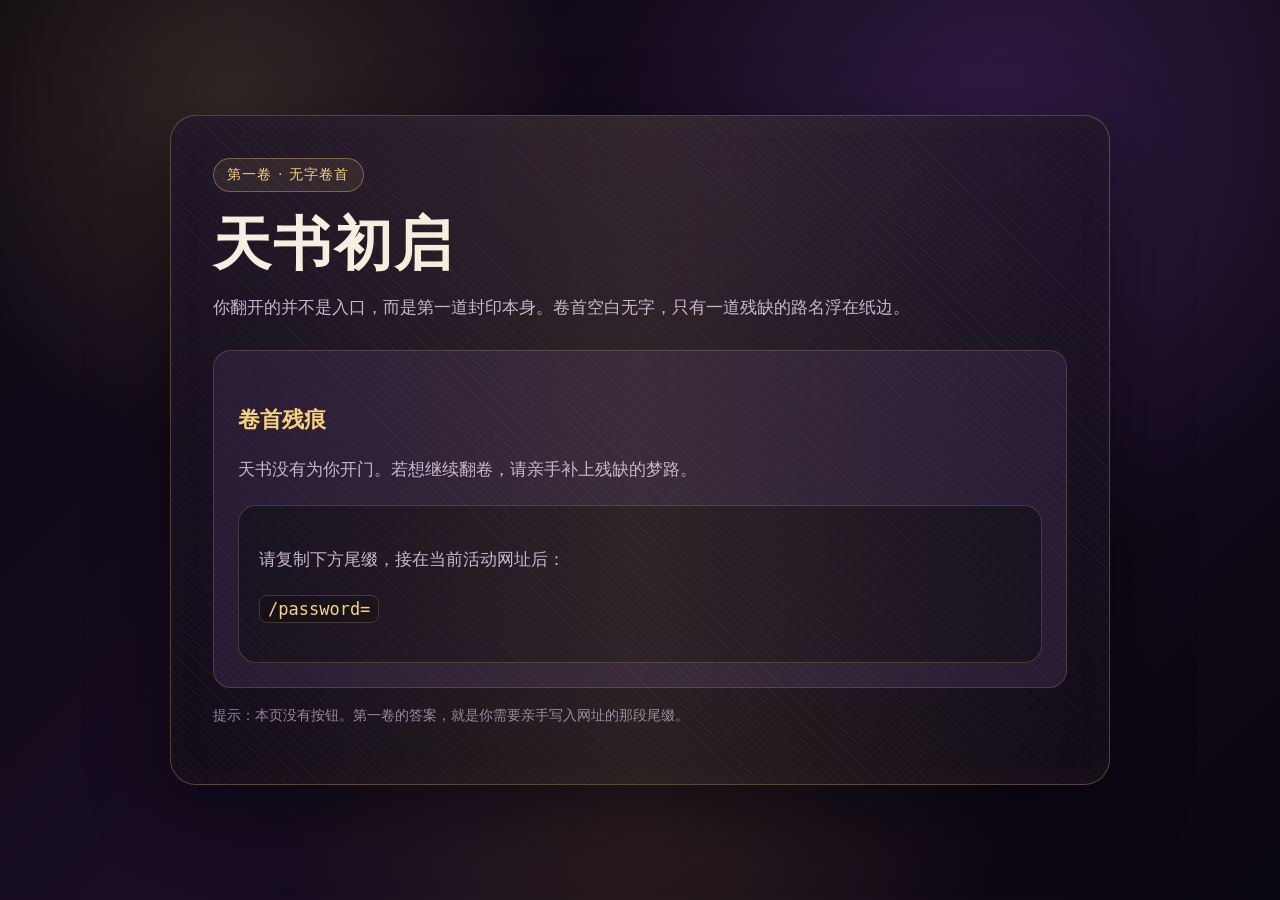
<file: docs/index.html>
<!doctype html>
<html lang="zh-CN">
<head>
  <meta charset="utf-8" />
  <meta name="viewport" content="width=device-width, initial-scale=1" />
  <title>第一卷：无字卷首</title>
  <link rel="stylesheet" href="assets/css/style.css" />
</head>
<body>
  <main class="page">
    <span class="badge">第一卷 · 无字卷首</span>
    <h1>天书初启</h1>
    <p>你翻开的并不是入口，而是第一道封印本身。卷首空白无字，只有一道残缺的路名浮在纸边。</p>

    <div class="scroll-box">
      <h2>卷首残痕</h2>
      <p>天书没有为你开门。若想继续翻卷，请亲手补上残缺的梦路。</p>

      <div class="clue-card">
        <p>请复制下方尾缀，接在当前活动网址后：</p>
        <p><span class="url-hint">/password=</span></p>
      </div>

    </div>

    <p class="small">提示：本页没有按钮。第一卷的答案，就是你需要亲手写入网址的那段尾缀。</p>
  </main>
</body>
</html>
</file>
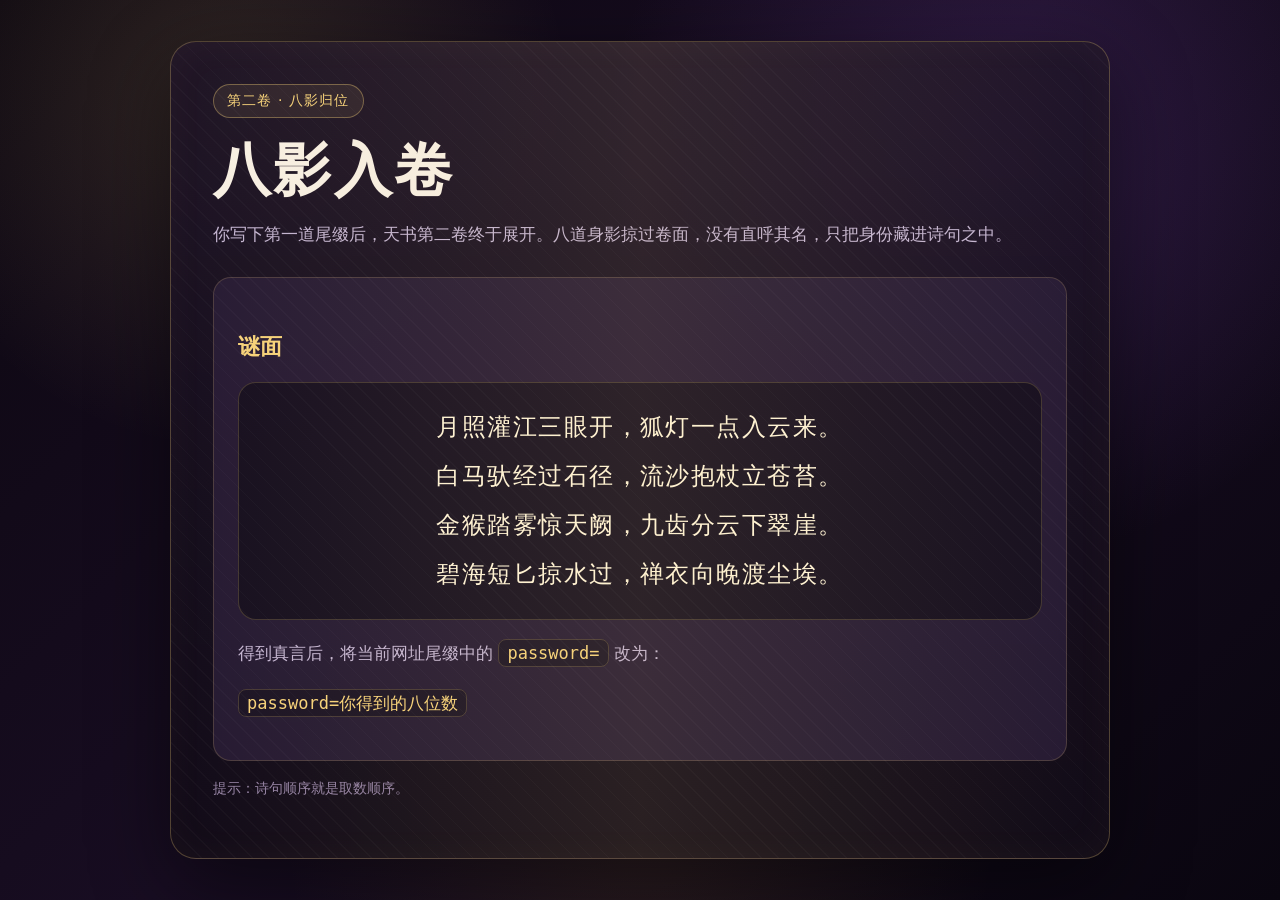
<file: docs/password=/index.html>
<!doctype html>
<html lang="zh-CN">
<head>
  <meta charset="utf-8" />
  <meta name="viewport" content="width=device-width, initial-scale=1" />
  <title>第二卷：八影归位</title>
  <link rel="stylesheet" href="../assets/css/style.css" />
</head>
<body>
  <main class="page">
    <span class="badge">第二卷 · 八影归位</span>
    <h1>八影入卷</h1>
    <p>你写下第一道尾缀后，天书第二卷终于展开。八道身影掠过卷面，没有直呼其名，只把身份藏进诗句之中。</p>

    <div class="scroll-box">
      <h2>谜面</h2>
      <div class="clue-card poem">
        月照灌江三眼开，狐灯一点入云来。<br>
        白马驮经过石径，流沙抱杖立苍苔。<br>
        金猴踏雾惊天阙，九齿分云下翠崖。<br>
        碧海短匕掠水过，禅衣向晚渡尘埃。
      </div>

      <p>得到真言后，将当前网址尾缀中的 <span class="url-hint">password=</span> 改为：</p>
      <p><span class="url-hint">password=你得到的八位数</span></p>
    </div>

    <p class="small">提示：诗句顺序就是取数顺序。</p>
  </main>
</body>
</html>
</file>
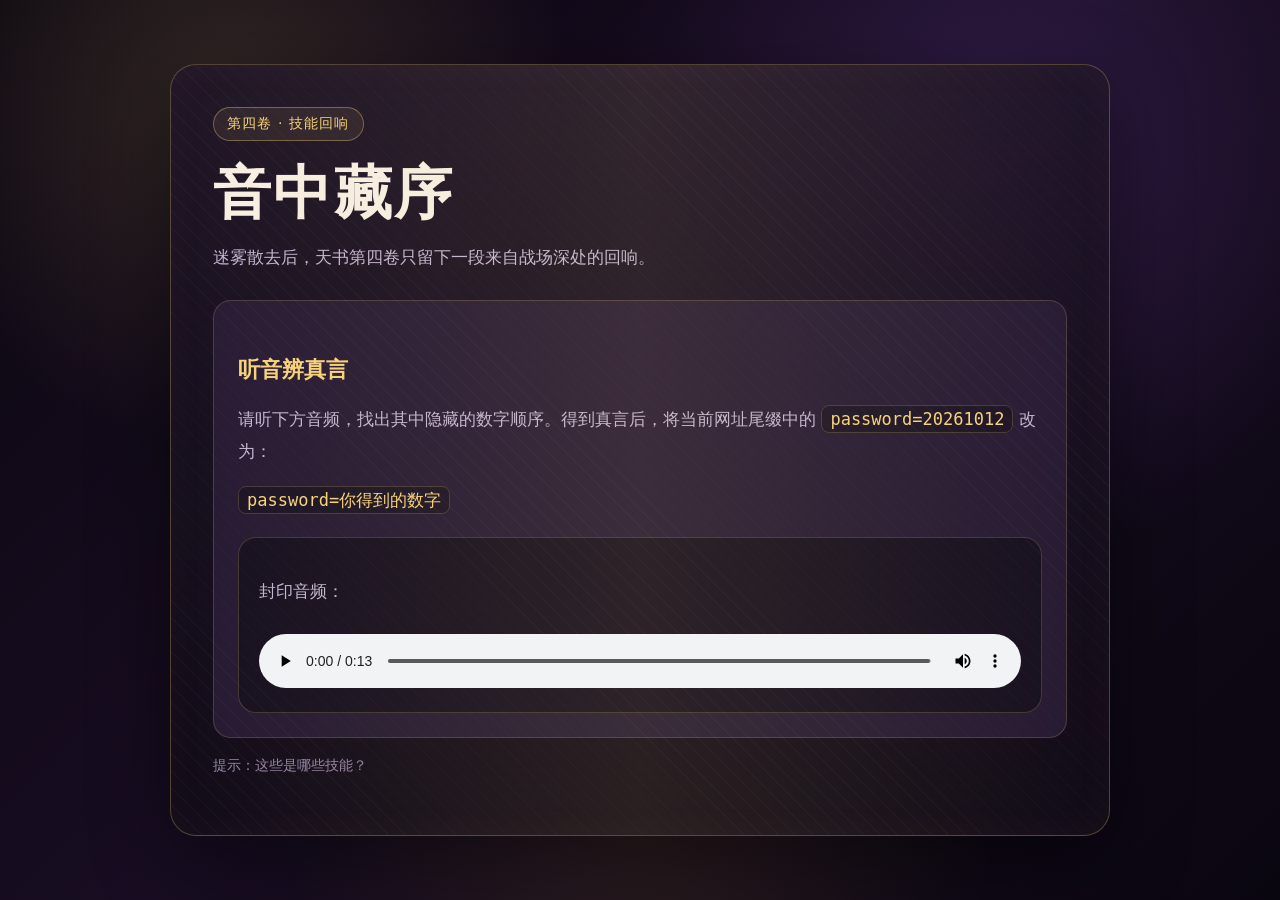
<file: docs/password=20261012/index.html>
<!doctype html>
<html lang="zh-CN">
<head>
  <meta charset="utf-8" />
  <meta name="viewport" content="width=device-width, initial-scale=1" />
  <title>第四卷：技能回响</title>
  <link rel="stylesheet" href="../assets/css/style.css" />
</head>
<body>
  <main class="page">
    <span class="badge">第四卷 · 技能回响</span>
    <h1>音中藏序</h1>
    <p>迷雾散去后，天书第四卷只留下一段来自战场深处的回响。</p>

    <div class="scroll-box">
      <h2>听音辨真言</h2>
      <p>请听下方音频，找出其中隐藏的数字顺序。得到真言后，将当前网址尾缀中的 <span class="url-hint">password=20261012</span> 改为：</p>
      <p><span class="url-hint">password=你得到的数字</span></p>

      <div class="clue-card">
        <p>封印音频：</p>
        <audio controls preload="metadata">
          <source src="../assets/audio/puzzle1.mp3" type="audio/mpeg" />
          你的浏览器不支持音频播放。请确认音频文件已放入 assets/audio/puzzle1.mp3。
        </audio>
       </div>
    </div>

    <p class="small">提示：这些是哪些技能？</p>
  </main>
</body>
</html>
</file>
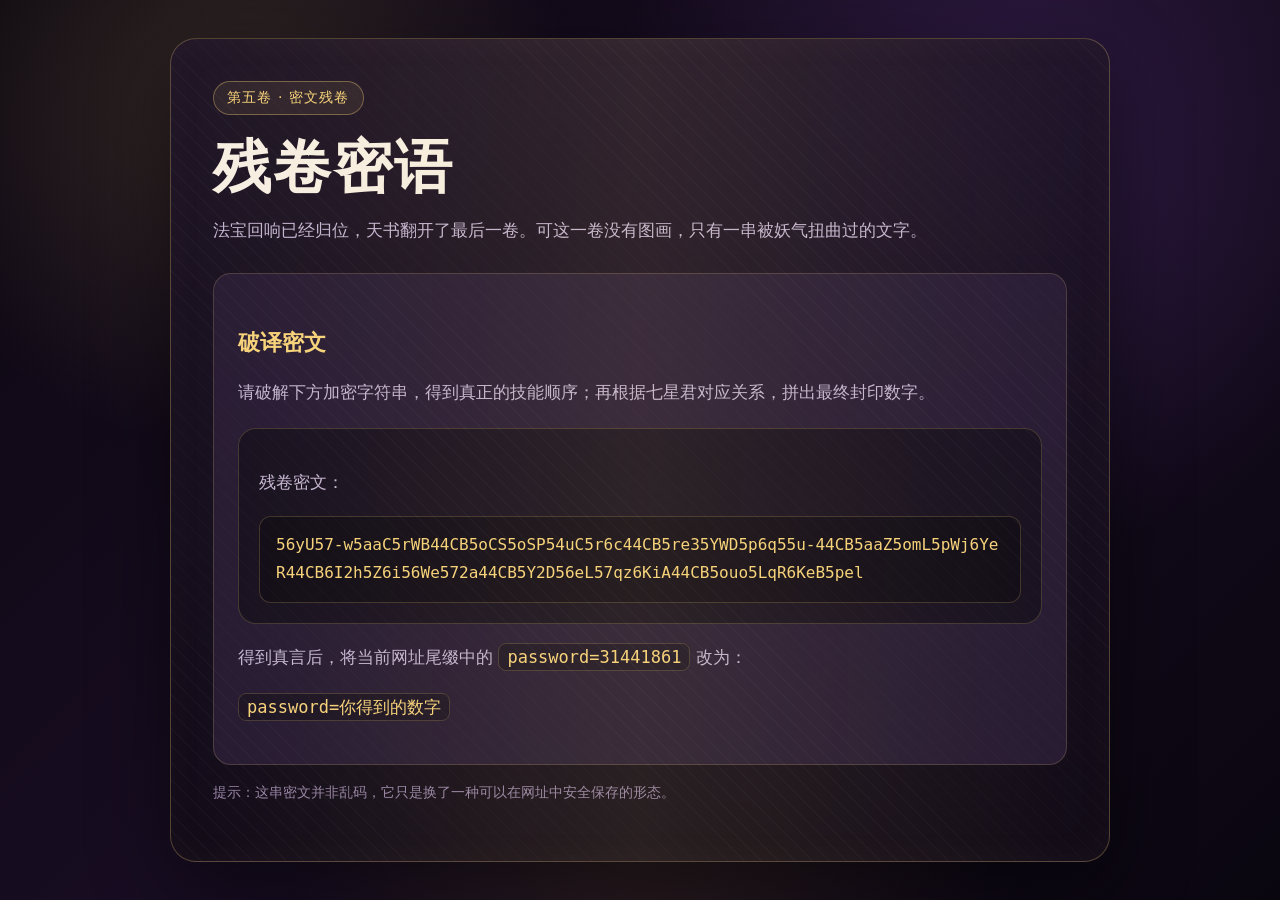
<file: docs/password=31441861/index.html>
<!doctype html>
<html lang="zh-CN">
<head>
  <meta charset="utf-8" />
  <meta name="viewport" content="width=device-width, initial-scale=1" />
  <title>第五卷：密文残卷</title>
  <link rel="stylesheet" href="../assets/css/style.css" />
</head>
<body>
  <main class="page">
    <span class="badge">第五卷 · 密文残卷</span>
    <h1>残卷密语</h1>
    <p>法宝回响已经归位，天书翻开了最后一卷。可这一卷没有图画，只有一串被妖气扭曲过的文字。</p>

    <div class="scroll-box">
      <h2>破译密文</h2>
      <p>请破解下方加密字符串，得到真正的技能顺序；再根据七星君对应关系，拼出最终封印数字。</p>

      <div class="clue-card">
        <p>残卷密文：</p>
        <span class="code-block">56yU57-w5aaC5rWB44CB5oCS5oSP54uC5r6c44CB5re35YWD5p6q55u-44CB5aaZ5omL5pWj6YeR44CB6I2h5Z6i56We572a44CB5Y2D56eL57qz6KiA44CB5ouo5LqR6KeB5pel</span>
      </div>

      <p>得到真言后，将当前网址尾缀中的 <span class="url-hint">password=31441861</span> 改为：</p>
      <p><span class="url-hint">password=你得到的数字</span></p>
    </div>

    <p class="small">提示：这串密文并非乱码，它只是换了一种可以在网址中安全保存的形态。</p>
  </main>
</body>
</html>
</file>
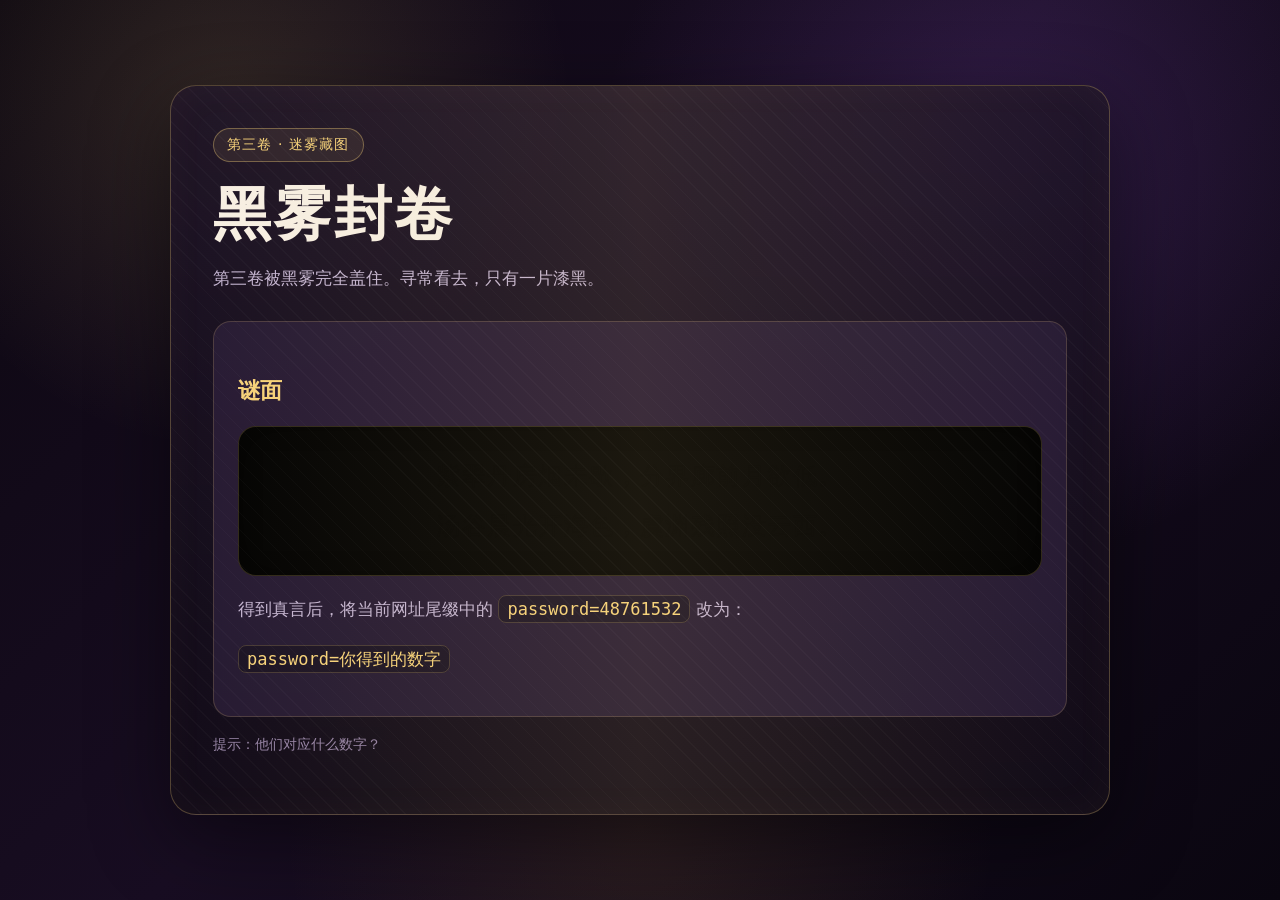
<file: docs/password=48761532/index.html>
<!doctype html>
<html lang="zh-CN">
<head>
  <meta charset="utf-8" />
  <meta name="viewport" content="width=device-width, initial-scale=1" />
  <title>第三卷：迷雾藏图</title>
  <link rel="stylesheet" href="../assets/css/style.css" />

  <style>
    /* 迷雾页兜底样式：避免 GitHub Pages 或缓存没有读到最新 CSS 时，黑雾失效 */
    .fog-card.force-fog {
      margin-top: 20px !important;
      padding: 24px !important;
      border-radius: 18px !important;
      background: #030303 !important;
      border: 1px solid rgba(246, 210, 122, 0.18) !important;
      box-shadow: inset 0 0 42px rgba(0, 0, 0, 0.82) !important;
    }

    .fog-card.force-fog .fog-reveal {
      color: #030303 !important;
      -webkit-text-fill-color: #030303 !important;
      background: #030303 !important;
      text-shadow: none !important;
      font-size: clamp(18px, 2.4vw, 24px) !important;
      line-height: 2.1 !important;
      letter-spacing: 0.06em !important;
      text-align: center !important;
      user-select: text !important;
      -webkit-user-select: text !important;
      cursor: text !important;
    }

    .fog-card.force-fog .fog-reveal::selection {
      color: #fff4d8 !important;
      -webkit-text-fill-color: #fff4d8 !important;
      background: rgba(185, 138, 59, 0.92) !important;
    }

    .fog-card.force-fog .fog-reveal::-moz-selection {
      color: #fff4d8 !important;
      background: rgba(185, 138, 59, 0.92) !important;
    }
  </style>

</head>
<body>
  <main class="page">
    <span class="badge">第三卷 · 迷雾藏图</span>
    <h1>黑雾封卷</h1>
    <p>第三卷被黑雾完全盖住。寻常看去，只有一片漆黑。</p>

    <div class="scroll-box">
      <h2>谜面</h2>

      <div class="fog-card force-fog">
        <div class="fog-reveal">
          紫翠丹房烟未歇，分界廊前月欲低。<br>
          汤谷晨光开海色，虞渊残照没云西。
        </div>
      </div>

      <p>得到真言后，将当前网址尾缀中的 <span class="url-hint">password=48761532</span> 改为：</p>
      <p><span class="url-hint">password=你得到的数字</span></p>
    </div>

    <p class="small">提示：他们对应什么数字？</p>
  </main>
</body>
</html>
</file>
<file: docs/assets/css/style.css>
:root {
  --bg: #120b18;
  --card: rgba(29, 19, 39, 0.86);
  --card-2: rgba(45, 31, 60, 0.74);
  --gold: #f6d27a;
  --gold-2: #b98a3b;
  --text: #f7efe3;
  --muted: #c4b5d2;
  --danger: #e68a73;
  --success: #a8e6ba;
}

* { box-sizing: border-box; }

body {
  margin: 0;
  min-height: 100vh;
  color: var(--text);
  font-family: "Microsoft YaHei", "PingFang SC", system-ui, sans-serif;
  background:
    radial-gradient(circle at 18% 12%, rgba(246, 210, 122, 0.15), transparent 26%),
    radial-gradient(circle at 78% 18%, rgba(116, 67, 167, 0.28), transparent 32%),
    radial-gradient(circle at 50% 92%, rgba(189, 138, 59, 0.14), transparent 34%),
    linear-gradient(135deg, #0c0710 0%, #180d22 48%, #0a0610 100%);
  display: flex;
  align-items: center;
  justify-content: center;
  padding: 36px 18px;
}

.page {
  width: min(940px, 100%);
  border: 1px solid rgba(246, 210, 122, 0.28);
  border-radius: 26px;
  background: linear-gradient(180deg, var(--card), rgba(17, 11, 23, 0.94));
  box-shadow: 0 24px 80px rgba(0, 0, 0, 0.48), inset 0 0 40px rgba(246, 210, 122, 0.04);
  padding: 42px;
  position: relative;
  overflow: hidden;
}

.page::before {
  content: "";
  position: absolute;
  inset: -2px;
  background:
    linear-gradient(90deg, transparent, rgba(246, 210, 122, 0.10), transparent),
    repeating-linear-gradient(45deg, rgba(255,255,255,0.025) 0 1px, transparent 1px 12px);
  pointer-events: none;
}

.badge {
  display: inline-flex;
  gap: 8px;
  align-items: center;
  padding: 7px 13px;
  border: 1px solid rgba(246, 210, 122, 0.36);
  border-radius: 999px;
  color: var(--gold);
  background: rgba(246, 210, 122, 0.08);
  letter-spacing: 0.08em;
  font-size: 14px;
}

h1 {
  margin: 22px 0 10px;
  font-size: clamp(34px, 6vw, 58px);
  line-height: 1.05;
  letter-spacing: 0.04em;
}

h2 {
  margin-top: 30px;
  color: var(--gold);
  font-size: 22px;
}

p {
  color: var(--muted);
  line-height: 1.9;
  font-size: 17px;
}

.scroll-box {
  margin-top: 26px;
  padding: 24px;
  border-radius: 18px;
  background: var(--card-2);
  border: 1px solid rgba(246, 210, 122, 0.18);
}

.clue-card {
  margin-top: 20px;
  padding: 20px;
  border-radius: 18px;
  background: rgba(8, 5, 12, 0.48);
  border: 1px solid rgba(246, 210, 122, 0.20);
}

.poem {
  color: #fff4d8;
  font-size: clamp(18px, 2.4vw, 24px);
  line-height: 2.05;
  letter-spacing: 0.06em;
  text-align: center;
}

.fog-card {
  margin-top: 20px;
  padding: 24px;
  border-radius: 18px;
  background:
    radial-gradient(circle at 50% 50%, rgba(45,45,45,0.18), transparent 45%),
    #030303;
  border: 1px solid rgba(246, 210, 122, 0.18);
  box-shadow: inset 0 0 42px rgba(0, 0, 0, 0.82);
}

.fog-reveal {
  color: #030303;
  background: #030303;
  font-size: clamp(18px, 2.4vw, 24px);
  line-height: 2.1;
  letter-spacing: 0.06em;
  text-align: center;
  user-select: text;
  -webkit-user-select: text;
  cursor: text;
}

.fog-reveal::selection {
  color: #fff4d8;
  background: rgba(185, 138, 59, 0.92);
}

.fog-reveal::-moz-selection {
  color: #fff4d8;
  background: rgba(185, 138, 59, 0.92);
}

audio {
  width: 100%;
  margin-top: 10px;
}

.url-hint {
  font-family: ui-monospace, SFMono-Regular, Menlo, Consolas, monospace;
  color: var(--gold);
  background: rgba(0, 0, 0, 0.28);
  border: 1px solid rgba(246, 210, 122, 0.20);
  padding: 3px 8px;
  border-radius: 8px;
}

.code-block {
  display: block;
  word-break: break-all;
  line-height: 1.8;
  font-family: ui-monospace, SFMono-Regular, Menlo, Consolas, monospace;
  color: var(--gold);
  background: rgba(0, 0, 0, 0.28);
  border: 1px solid rgba(246, 210, 122, 0.20);
  padding: 14px 16px;
  border-radius: 12px;
}

.btn {
  display: inline-block;
  margin-top: 22px;
  padding: 12px 18px;
  color: #1b101f;
  background: linear-gradient(180deg, var(--gold), var(--gold-2));
  border-radius: 14px;
  text-decoration: none;
  font-weight: 700;
}

.small {
  font-size: 14px;
  color: #9583a5;
}

.success { color: var(--success); }
.warning { color: var(--danger); }

.rule-list {
  margin: 8px 0 0;
  padding-left: 20px;
  color: var(--muted);
  line-height: 1.9;
}

@media (max-width: 640px) {
  .page {
    padding: 28px 22px;
    border-radius: 20px;
  }
  .poem, .fog-reveal {
    text-align: left;
    letter-spacing: 0.03em;
  }
}
</file>
